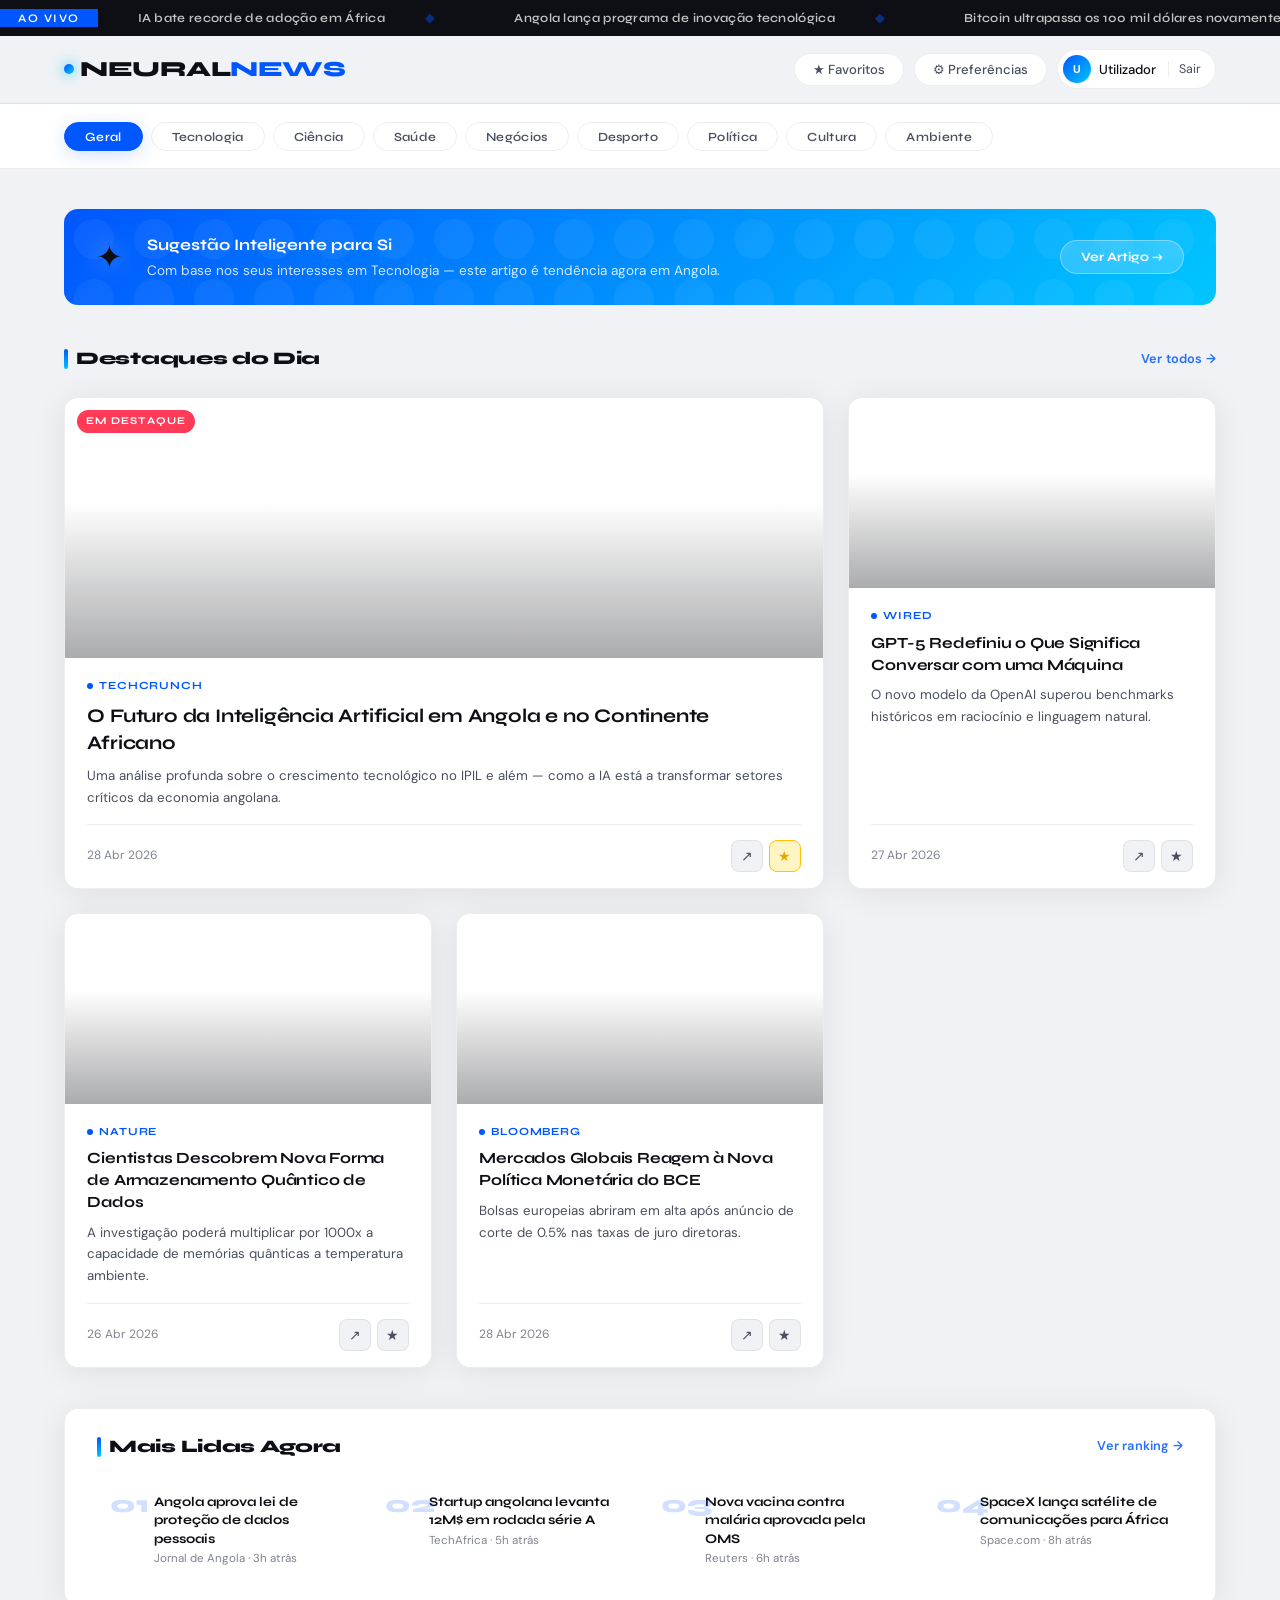
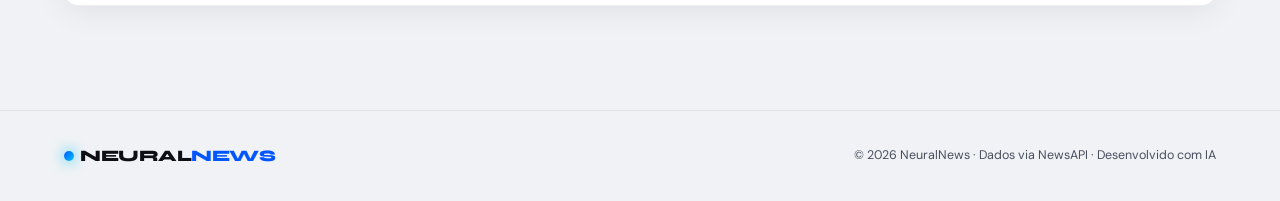
<file: frontend/home.html>
<!DOCTYPE html>
<html lang="pt">
<head>
  <meta charset="UTF-8" />
  <meta name="viewport" content="width=device-width, initial-scale=1.0"/>
  <title>NeuralNews — O Futuro das Notícias</title>
  <link rel="preconnect" href="https://fonts.googleapis.com">
  <link href="https://fonts.googleapis.com/css2?family=Syne:wght@400;600;700;800&family=DM+Sans:ital,wght@0,300;0,400;0,500;1,300&display=swap" rel="stylesheet">
  <style>
    /* ============================================
       TOKENS & RESET
    ============================================ */
    :root {
      --bg:        #f0f2f5;
      --surface:   #ffffff;
      --surface2:  #e8eaed;
      --ink:       #0d0f14;
      --ink-2:     #4a4f5e;
      --accent:    #0057ff;
      --accent-2:  #00c6ff;
      --accent-glow: rgba(0, 87, 255, 0.18);
      --red:       #ff3b57;
      --green:     #00d68f;
      --border:    rgba(0,0,0,0.07);
      --radius:    14px;
      --shadow:    0 4px 32px rgba(0,0,0,0.08);
      --shadow-hover: 0 12px 48px rgba(0,87,255,0.14);
      --font-display: 'Syne', sans-serif;
      --font-body:    'DM Sans', sans-serif;
    }

    *, *::before, *::after { box-sizing: border-box; margin: 0; padding: 0; }

    html { scroll-behavior: smooth; }

    body {
      background: var(--bg);
      color: var(--ink);
      font-family: var(--font-body);
      font-size: 15px;
      line-height: 1.6;
      min-height: 100vh;
      overflow-x: hidden;
    }

    /* ============================================
       HEADER
    ============================================ */
    header {
      position: sticky;
      top: 0;
      z-index: 200;
      background: rgba(240, 242, 245, 0.85);
      backdrop-filter: blur(20px);
      -webkit-backdrop-filter: blur(20px);
      border-bottom: 1px solid var(--border);
      padding: 0 5%;
      height: 68px;
      display: flex;
      align-items: center;
      justify-content: space-between;
      gap: 1rem;
    }

    .logo {
      font-family: var(--font-display);
      font-weight: 800;
      font-size: 1.35rem;
      letter-spacing: -0.5px;
      color: var(--ink);
      display: flex;
      align-items: center;
      gap: 6px;
    }

    .logo-dot {
      width: 10px; height: 10px;
      border-radius: 50%;
      background: linear-gradient(135deg, var(--accent), var(--accent-2));
      box-shadow: 0 0 14px var(--accent-2);
      animation: pulse 2.4s ease-in-out infinite;
    }

    @keyframes pulse {
      0%, 100% { transform: scale(1); opacity: 1; }
      50%       { transform: scale(1.4); opacity: 0.7; }
    }

    .logo-text span { color: var(--accent); }

    nav {
      display: flex;
      align-items: center;
      gap: 10px;
    }

    .btn-nav {
      background: var(--surface);
      border: 1px solid var(--border);
      color: var(--ink-2);
      padding: 7px 18px;
      border-radius: 100px;
      font-family: var(--font-body);
      font-size: 0.82rem;
      font-weight: 500;
      cursor: pointer;
      transition: all 0.2s;
    }

    .btn-nav:hover {
      background: var(--accent);
      color: #fff;
      border-color: var(--accent);
      box-shadow: 0 0 18px var(--accent-glow);
    }

    .user-chip {
      display: flex;
      align-items: center;
      gap: 8px;
      background: var(--surface);
      border: 1px solid var(--border);
      border-radius: 100px;
      padding: 5px 14px 5px 5px;
    }

    .user-avatar {
      width: 28px; height: 28px;
      border-radius: 50%;
      background: linear-gradient(135deg, var(--accent), var(--accent-2));
      display: flex; align-items: center; justify-content: center;
      font-size: 0.7rem;
      color: #fff;
      font-weight: 700;
    }

    .user-name {
      font-size: 0.82rem;
      font-weight: 500;
      color: var(--ink);
    }

    .btn-logout {
      background: none; border: none;
      color: var(--ink-2);
      font-size: 0.78rem;
      cursor: pointer;
      padding: 0 0 0 10px;
      border-left: 1px solid var(--border);
      margin-left: 4px;
      font-family: var(--font-body);
      transition: color 0.2s;
    }

    .btn-logout:hover { color: var(--red); }

    /* ============================================
       CATEGORY BAR
    ============================================ */
    .categories-bar {
      display: flex;
      gap: 8px;
      padding: 1.1rem 5%;
      overflow-x: auto;
      scrollbar-width: none;
      background: var(--surface);
      border-bottom: 1px solid var(--border);
    }

    .categories-bar::-webkit-scrollbar { display: none; }

    .cat-chip {
      background: transparent;
      border: 1.5px solid var(--border);
      color: var(--ink-2);
      padding: 6px 20px;
      border-radius: 100px;
      font-family: var(--font-display);
      font-size: 0.78rem;
      font-weight: 600;
      letter-spacing: 0.3px;
      cursor: pointer;
      transition: all 0.22s;
      white-space: nowrap;
    }

    .cat-chip:hover {
      border-color: var(--accent);
      color: var(--accent);
    }

    .cat-chip.active {
      background: var(--accent);
      border-color: var(--accent);
      color: #fff;
      box-shadow: 0 4px 18px var(--accent-glow);
    }

    /* ============================================
       MAIN LAYOUT
    ============================================ */
    .container {
      max-width: 1360px;
      margin: 0 auto;
      padding: 2.5rem 5%;
    }

    /* ============================================
       IA BANNER
    ============================================ */
    .ia-banner {
      background: linear-gradient(135deg, var(--accent) 0%, #0099ff 60%, var(--accent-2) 100%);
      border-radius: var(--radius);
      padding: 1.4rem 2rem;
      display: flex;
      align-items: center;
      gap: 1.5rem;
      margin-bottom: 2.5rem;
      position: relative;
      overflow: hidden;
      animation: fadeUp 0.5s ease both;
    }

    .ia-banner::before {
      content: '';
      position: absolute;
      inset: 0;
      background: url("data:image/svg+xml,%3Csvg width='60' height='60' viewBox='0 0 60 60' xmlns='http://www.w3.org/2000/svg'%3E%3Cg fill='none' fill-rule='evenodd'%3E%3Cg fill='%23ffffff' fill-opacity='0.05'%3E%3Ccircle cx='30' cy='30' r='20'/%3E%3C/g%3E%3C/g%3E%3C/svg%3E");
      pointer-events: none;
    }

    .ia-icon {
      font-size: 2rem;
      flex-shrink: 0;
      filter: drop-shadow(0 0 12px rgba(255,255,255,0.5));
    }

    .ia-text h2 {
      font-family: var(--font-display);
      font-size: 1rem;
      font-weight: 700;
      color: #fff;
      margin-bottom: 2px;
    }

    .ia-text p {
      font-size: 0.85rem;
      color: rgba(255,255,255,0.82);
    }

    .ia-btn {
      margin-left: auto;
      flex-shrink: 0;
      background: rgba(255,255,255,0.18);
      border: 1.5px solid rgba(255,255,255,0.35);
      color: #fff;
      padding: 8px 20px;
      border-radius: 100px;
      font-family: var(--font-display);
      font-size: 0.8rem;
      font-weight: 700;
      cursor: pointer;
      backdrop-filter: blur(10px);
      transition: all 0.2s;
    }

    .ia-btn:hover {
      background: rgba(255,255,255,0.32);
    }

    /* ============================================
       SECTION HEADER
    ============================================ */
    .section-header {
      display: flex;
      align-items: center;
      justify-content: space-between;
      margin-bottom: 1.5rem;
    }

    .section-title {
      font-family: var(--font-display);
      font-size: 1.1rem;
      font-weight: 800;
      letter-spacing: -0.3px;
      display: flex;
      align-items: center;
      gap: 8px;
    }

    .section-title::before {
      content: '';
      display: inline-block;
      width: 4px; height: 20px;
      border-radius: 4px;
      background: linear-gradient(180deg, var(--accent), var(--accent-2));
    }

    .see-all {
      font-size: 0.8rem;
      font-weight: 600;
      color: var(--accent);
      cursor: pointer;
      text-decoration: none;
      letter-spacing: 0.2px;
      opacity: 0.85;
      transition: opacity 0.2s;
    }

    .see-all:hover { opacity: 1; }

    /* ============================================
       NEWS GRID
    ============================================ */
    .news-grid {
      display: grid;
      grid-template-columns: repeat(3, 1fr);
      gap: 1.5rem;
    }

    /* Destaque maior no primeiro card */
    .news-card:first-child {
      grid-column: 1 / 3;
    }

    .news-card:first-child .card-img { height: 260px; }

    @media (max-width: 900px) {
      .news-grid { grid-template-columns: 1fr 1fr; }
      .news-card:first-child { grid-column: 1 / -1; }
    }

    @media (max-width: 560px) {
      .news-grid { grid-template-columns: 1fr; }
      .news-card:first-child { grid-column: auto; }
    }

    .news-card {
      background: var(--surface);
      border-radius: var(--radius);
      overflow: hidden;
      border: 1px solid var(--border);
      box-shadow: var(--shadow);
      transition: transform 0.28s ease, box-shadow 0.28s ease;
      display: flex;
      flex-direction: column;
      animation: fadeUp 0.5s ease both;
    }

    .news-card:nth-child(1) { animation-delay: 0.05s; }
    .news-card:nth-child(2) { animation-delay: 0.12s; }
    .news-card:nth-child(3) { animation-delay: 0.18s; }
    .news-card:nth-child(4) { animation-delay: 0.24s; }

    @keyframes fadeUp {
      from { opacity: 0; transform: translateY(20px); }
      to   { opacity: 1; transform: translateY(0); }
    }

    .news-card:hover {
      transform: translateY(-6px);
      box-shadow: var(--shadow-hover);
      border-color: rgba(0,87,255,0.2);
    }

    .card-img {
      height: 190px;
      background-size: cover;
      background-position: center;
      position: relative;
      overflow: hidden;
    }

    .card-img::after {
      content: '';
      position: absolute;
      inset: 0;
      background: linear-gradient(to top, rgba(13,15,20,0.35) 0%, transparent 60%);
    }

    .card-badge {
      position: absolute;
      top: 12px;
      left: 12px;
      background: var(--red);
      color: #fff;
      font-family: var(--font-display);
      font-size: 0.65rem;
      font-weight: 700;
      letter-spacing: 1px;
      padding: 3px 9px;
      border-radius: 100px;
      text-transform: uppercase;
      z-index: 2;
    }

    .card-content {
      padding: 1.2rem 1.4rem 1rem;
      flex: 1;
      display: flex;
      flex-direction: column;
    }

    .source-row {
      display: flex;
      align-items: center;
      gap: 6px;
      margin-bottom: 0.5rem;
    }

    .source-dot {
      width: 6px; height: 6px;
      border-radius: 50%;
      background: var(--accent);
      flex-shrink: 0;
    }

    .source-tag {
      font-family: var(--font-display);
      font-size: 0.68rem;
      font-weight: 700;
      letter-spacing: 0.8px;
      color: var(--accent);
      text-transform: uppercase;
    }

    .card-title {
      font-family: var(--font-display);
      font-size: 0.97rem;
      font-weight: 700;
      line-height: 1.4;
      color: var(--ink);
      margin-bottom: 0.5rem;
      letter-spacing: -0.2px;
    }

    .news-card:first-child .card-title {
      font-size: 1.2rem;
    }

    .card-excerpt {
      font-size: 0.83rem;
      color: var(--ink-2);
      line-height: 1.65;
      flex: 1;
    }

    .card-footer {
      display: flex;
      align-items: center;
      justify-content: space-between;
      margin-top: 1rem;
      padding-top: 0.9rem;
      border-top: 1px solid var(--border);
    }

    .date {
      font-size: 0.75rem;
      color: var(--ink-2);
      opacity: 0.7;
    }

    .card-actions {
      display: flex;
      gap: 6px;
    }

    .btn-icon {
      background: var(--bg);
      border: 1px solid var(--border);
      width: 32px; height: 32px;
      border-radius: 8px;
      display: flex; align-items: center; justify-content: center;
      cursor: pointer;
      font-size: 0.85rem;
      transition: all 0.2s;
      color: var(--ink-2);
    }

    .btn-icon:hover {
      background: var(--accent);
      border-color: var(--accent);
      color: #fff;
      box-shadow: 0 4px 14px var(--accent-glow);
    }

    .btn-icon.active {
      background: #fff5c2;
      border-color: #ffc107;
      color: #e6a800;
    }

    /* ============================================
       TRENDING SIDEBAR STRIP
    ============================================ */
    .trending-strip {
      margin-top: 2.5rem;
      background: var(--surface);
      border: 1px solid var(--border);
      border-radius: var(--radius);
      padding: 1.5rem 2rem;
      box-shadow: var(--shadow);
    }

    .trending-list {
      display: grid;
      grid-template-columns: repeat(auto-fill, minmax(220px, 1fr));
      gap: 1rem;
      margin-top: 1.2rem;
    }

    .trending-item {
      display: flex;
      align-items: flex-start;
      gap: 1rem;
      padding: 0.8rem;
      border-radius: 10px;
      cursor: pointer;
      transition: background 0.2s;
    }

    .trending-item:hover { background: var(--bg); }

    .trending-num {
      font-family: var(--font-display);
      font-size: 1.5rem;
      font-weight: 800;
      color: var(--accent);
      opacity: 0.18;
      line-height: 1;
      flex-shrink: 0;
      width: 28px;
    }

    .trending-text {
      font-family: var(--font-display);
      font-size: 0.82rem;
      font-weight: 700;
      line-height: 1.4;
      color: var(--ink);
    }

    .trending-src {
      font-size: 0.72rem;
      color: var(--ink-2);
      opacity: 0.7;
      margin-top: 2px;
    }

    /* ============================================
       LIVE TICKER
    ============================================ */
    .ticker-bar {
      background: var(--ink);
      color: #fff;
      font-size: 0.78rem;
      font-family: var(--font-display);
      font-weight: 600;
      padding: 8px 0;
      overflow: hidden;
      display: flex;
      align-items: center;
      gap: 0;
    }

    .ticker-label {
      background: var(--accent);
      padding: 0 18px;
      height: 100%;
      display: flex;
      align-items: center;
      font-size: 0.72rem;
      letter-spacing: 1.5px;
      flex-shrink: 0;
    }

    .ticker-track {
      display: flex;
      gap: 0;
      animation: ticker 28s linear infinite;
      white-space: nowrap;
    }

    .ticker-item {
      padding: 0 2.5rem;
      opacity: 0.75;
      letter-spacing: 0.3px;
    }

    .ticker-item::after {
      content: '◆';
      margin-left: 2.5rem;
      color: var(--accent);
      opacity: 0.6;
    }

    @keyframes ticker {
      from { transform: translateX(0); }
      to   { transform: translateX(-50%); }
    }

    /* ============================================
       FOOTER
    ============================================ */
    footer {
      margin-top: 4rem;
      padding: 2rem 5%;
      border-top: 1px solid var(--border);
      display: flex;
      align-items: center;
      justify-content: space-between;
      font-size: 0.78rem;
      color: var(--ink-2);
    }

    footer .logo { font-size: 1rem; }
  </style>
</head>
<body>

  <!-- TICKER -->
  <div class="ticker-bar">
    <div class="ticker-label">AO VIVO</div>
    <div style="overflow:hidden; flex:1; display:flex;">
      <div class="ticker-track">
        <span class="ticker-item">IA bate recorde de adoção em África</span>
        <span class="ticker-item">Angola lança programa de inovação tecnológica</span>
        <span class="ticker-item">Bitcoin ultrapassa os 100 mil dólares novamente</span>
        <span class="ticker-item">Meta anuncia novo modelo de linguagem open-source</span>
        <span class="ticker-item">OMS alerta para nova variante respiratória</span>
        <span class="ticker-item">IA bate recorde de adoção em África</span>
        <span class="ticker-item">Angola lança programa de inovação tecnológica</span>
        <span class="ticker-item">Bitcoin ultrapassa os 100 mil dólares novamente</span>
        <span class="ticker-item">Meta anuncia novo modelo de linguagem open-source</span>
        <span class="ticker-item">OMS alerta para nova variante respiratória</span>
      </div>
    </div>
  </div>

  <!-- HEADER -->
  <header>
    <div class="logo">
      <div class="logo-dot"></div>
      <div class="logo-text">NEURAL<span>NEWS</span></div>
    </div>
    <nav>
      <button class="btn-nav">★ Favoritos</button>
      <button class="btn-nav">⚙ Preferências</button>
      <div class="user-chip">
        <div class="user-avatar">U</div>
        <span class="user-name">Utilizador</span>
        <button class="btn-logout">Sair</button>
      </div>
    </nav>
  </header>

  <!-- CATEGORIES -->
  <div class="categories-bar">
    <button class="cat-chip active">Geral</button>
    <button class="cat-chip">Tecnologia</button>
    <button class="cat-chip">Ciência</button>
    <button class="cat-chip">Saúde</button>
    <button class="cat-chip">Negócios</button>
    <button class="cat-chip">Desporto</button>
    <button class="cat-chip">Política</button>
    <button class="cat-chip">Cultura</button>
    <button class="cat-chip">Ambiente</button>
  </div>

  <!-- MAIN -->
  <main class="container">

    <!-- IA BANNER -->
    <div class="ia-banner">
      <div class="ia-icon">✦</div>
      <div class="ia-text">
        <h2>Sugestão Inteligente para Si</h2>
        <p>Com base nos seus interesses em Tecnologia — este artigo é tendência agora em Angola.</p>
      </div>
      <button class="ia-btn">Ver Artigo →</button>
    </div>

    <!-- DESTAQUES -->
    <div class="section-header">
      <div class="section-title">Destaques do Dia</div>
      <a class="see-all" href="#">Ver todos →</a>
    </div>

    <div class="news-grid">

      <!-- Card Destaque Principal -->
      <article class="news-card">
        <div class="card-img" style="background-image: url('https://images.unsplash.com/photo-1677756119517-756a188d2d94?w=800&q=80');">
          <div class="card-badge">Em Destaque</div>
        </div>
        <div class="card-content">
          <div class="source-row">
            <div class="source-dot"></div>
            <span class="source-tag">TechCrunch</span>
          </div>
          <h3 class="card-title">O Futuro da Inteligência Artificial em Angola e no Continente Africano</h3>
          <p class="card-excerpt">Uma análise profunda sobre o crescimento tecnológico no IPIL e além — como a IA está a transformar setores críticos da economia angolana.</p>
          <div class="card-footer">
            <span class="date">28 Abr 2026</span>
            <div class="card-actions">
              <button class="btn-icon">↗</button>
              <button class="btn-icon active">★</button>
            </div>
          </div>
        </div>
      </article>

      <!-- Card 2 -->
      <article class="news-card">
        <div class="card-img" style="background-image: url('https://images.unsplash.com/photo-1620712943543-bcc4688e7485?w=600&q=80');"></div>
        <div class="card-content">
          <div class="source-row">
            <div class="source-dot"></div>
            <span class="source-tag">Wired</span>
          </div>
          <h3 class="card-title">GPT-5 Redefiniu o Que Significa Conversar com uma Máquina</h3>
          <p class="card-excerpt">O novo modelo da OpenAI superou benchmarks históricos em raciocínio e linguagem natural.</p>
          <div class="card-footer">
            <span class="date">27 Abr 2026</span>
            <div class="card-actions">
              <button class="btn-icon">↗</button>
              <button class="btn-icon">★</button>
            </div>
          </div>
        </div>
      </article>

      <!-- Card 3 -->
      <article class="news-card">
        <div class="card-img" style="background-image: url('https://images.unsplash.com/photo-1532094349884-543559241fad?w=600&q=80');"></div>
        <div class="card-content">
          <div class="source-row">
            <div class="source-dot"></div>
            <span class="source-tag">Nature</span>
          </div>
          <h3 class="card-title">Cientistas Descobrem Nova Forma de Armazenamento Quântico de Dados</h3>
          <p class="card-excerpt">A investigação poderá multiplicar por 1000x a capacidade de memórias quânticas a temperatura ambiente.</p>
          <div class="card-footer">
            <span class="date">26 Abr 2026</span>
            <div class="card-actions">
              <button class="btn-icon">↗</button>
              <button class="btn-icon">★</button>
            </div>
          </div>
        </div>
      </article>

      <!-- Card 4 -->
      <article class="news-card">
        <div class="card-img" style="background-image: url('https://images.unsplash.com/photo-1611974789855-9c2a0a7236a3?w=600&q=80');"></div>
        <div class="card-content">
          <div class="source-row">
            <div class="source-dot"></div>
            <span class="source-tag">Bloomberg</span>
          </div>
          <h3 class="card-title">Mercados Globais Reagem à Nova Política Monetária do BCE</h3>
          <p class="card-excerpt">Bolsas europeias abriram em alta após anúncio de corte de 0.5% nas taxas de juro diretoras.</p>
          <div class="card-footer">
            <span class="date">28 Abr 2026</span>
            <div class="card-actions">
              <button class="btn-icon">↗</button>
              <button class="btn-icon">★</button>
            </div>
          </div>
        </div>
      </article>

    </div>

    <!-- TRENDING -->
    <div class="trending-strip">
      <div class="section-header" style="margin-bottom:0">
        <div class="section-title">Mais Lidas Agora</div>
        <a class="see-all" href="#">Ver ranking →</a>
      </div>
      <div class="trending-list">
        <div class="trending-item">
          <div class="trending-num">01</div>
          <div>
            <div class="trending-text">Angola aprova lei de proteção de dados pessoais</div>
            <div class="trending-src">Jornal de Angola · 3h atrás</div>
          </div>
        </div>
        <div class="trending-item">
          <div class="trending-num">02</div>
          <div>
            <div class="trending-text">Startup angolana levanta 12M$ em rodada série A</div>
            <div class="trending-src">TechAfrica · 5h atrás</div>
          </div>
        </div>
        <div class="trending-item">
          <div class="trending-num">03</div>
          <div>
            <div class="trending-text">Nova vacina contra malária aprovada pela OMS</div>
            <div class="trending-src">Reuters · 6h atrás</div>
          </div>
        </div>
        <div class="trending-item">
          <div class="trending-num">04</div>
          <div>
            <div class="trending-text">SpaceX lança satélite de comunicações para África</div>
            <div class="trending-src">Space.com · 8h atrás</div>
          </div>
        </div>
      </div>
    </div>

  </main>

  <!-- FOOTER -->
  <footer>
    <div class="logo">
      <div class="logo-dot"></div>
      <div class="logo-text">NEURAL<span>NEWS</span></div>
    </div>
    <span>© 2026 NeuralNews · Dados via NewsAPI · Desenvolvido com IA</span>
  </footer>

  <script>
    // Category chip toggle
    document.querySelectorAll('.cat-chip').forEach(btn => {
      btn.addEventListener('click', () => {
        document.querySelectorAll('.cat-chip').forEach(b => b.classList.remove('active'));
        btn.classList.add('active');
      });
    });

    // Favorite toggle
    document.querySelectorAll('.btn-icon').forEach(btn => {
      if (btn.textContent.trim() === '★') {
        btn.addEventListener('click', () => btn.classList.toggle('active'));
      }
    });
  </script>

</body>
</html>
</file>
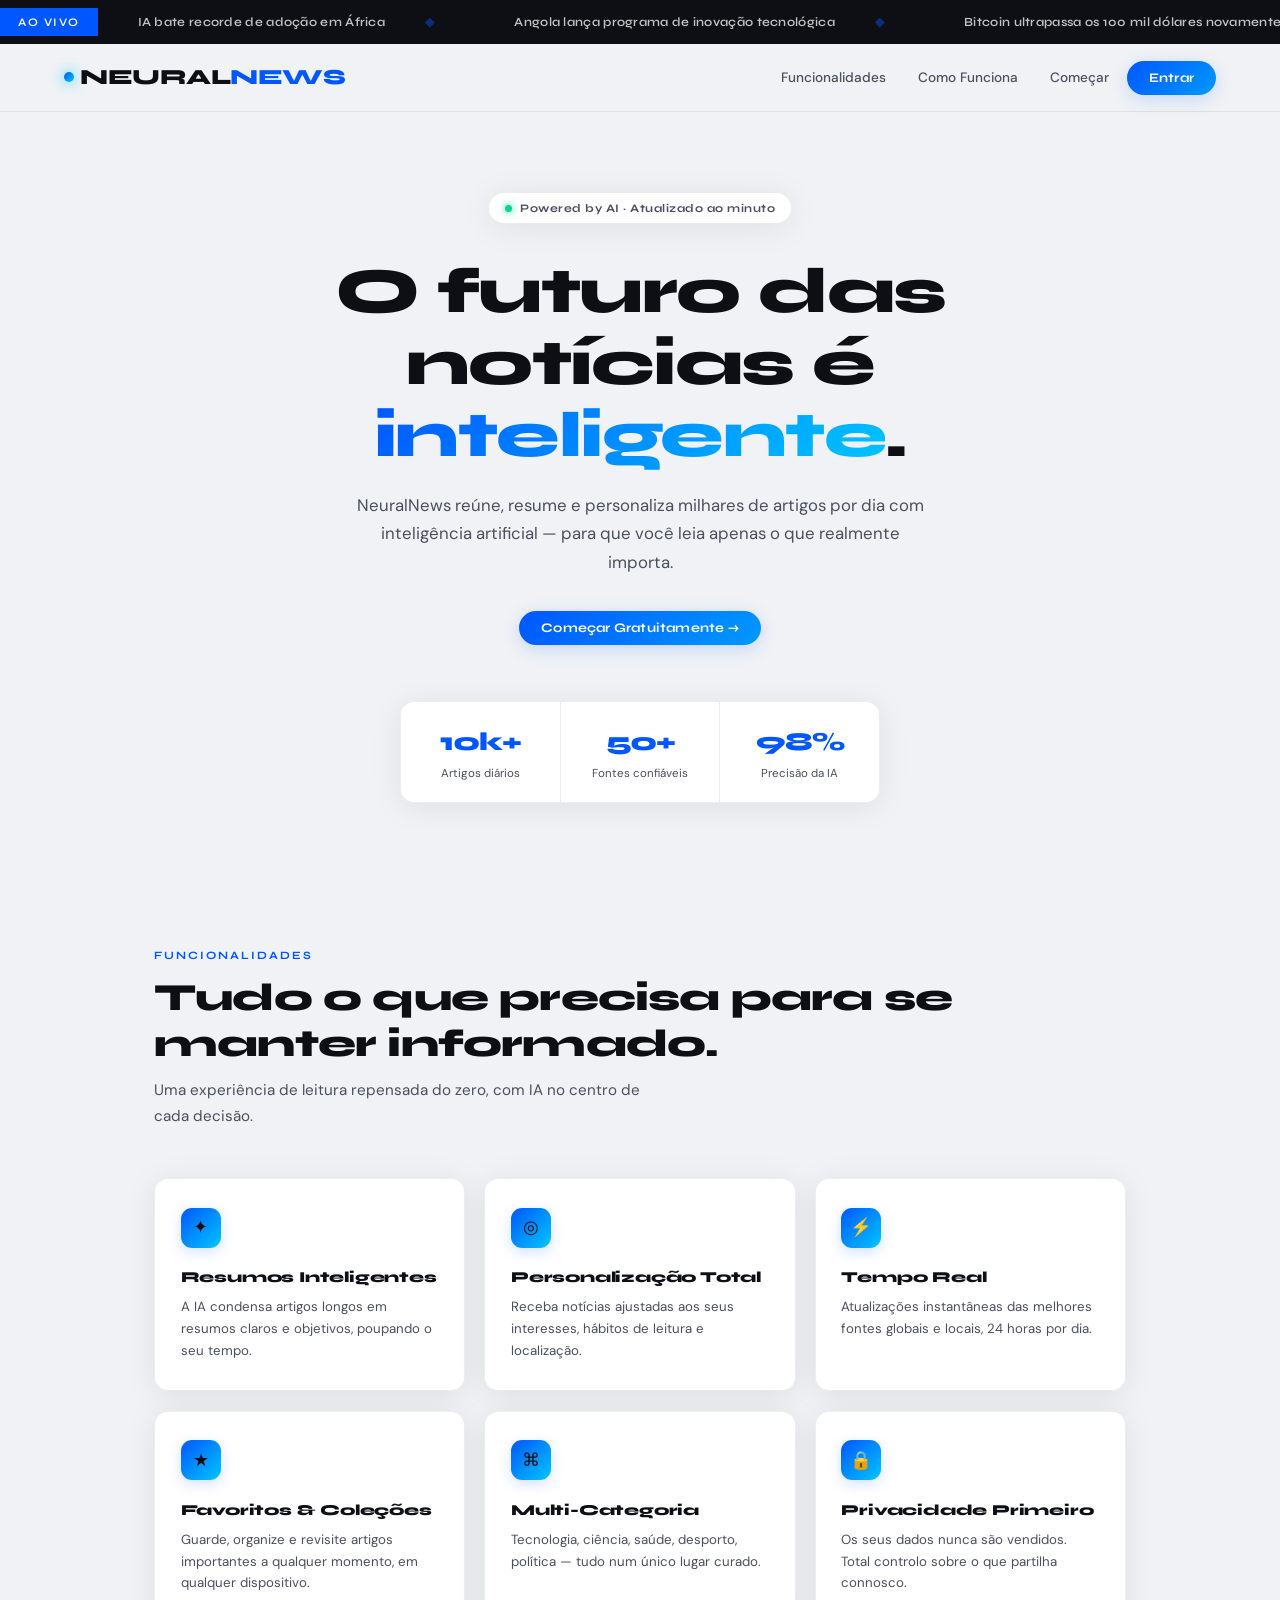
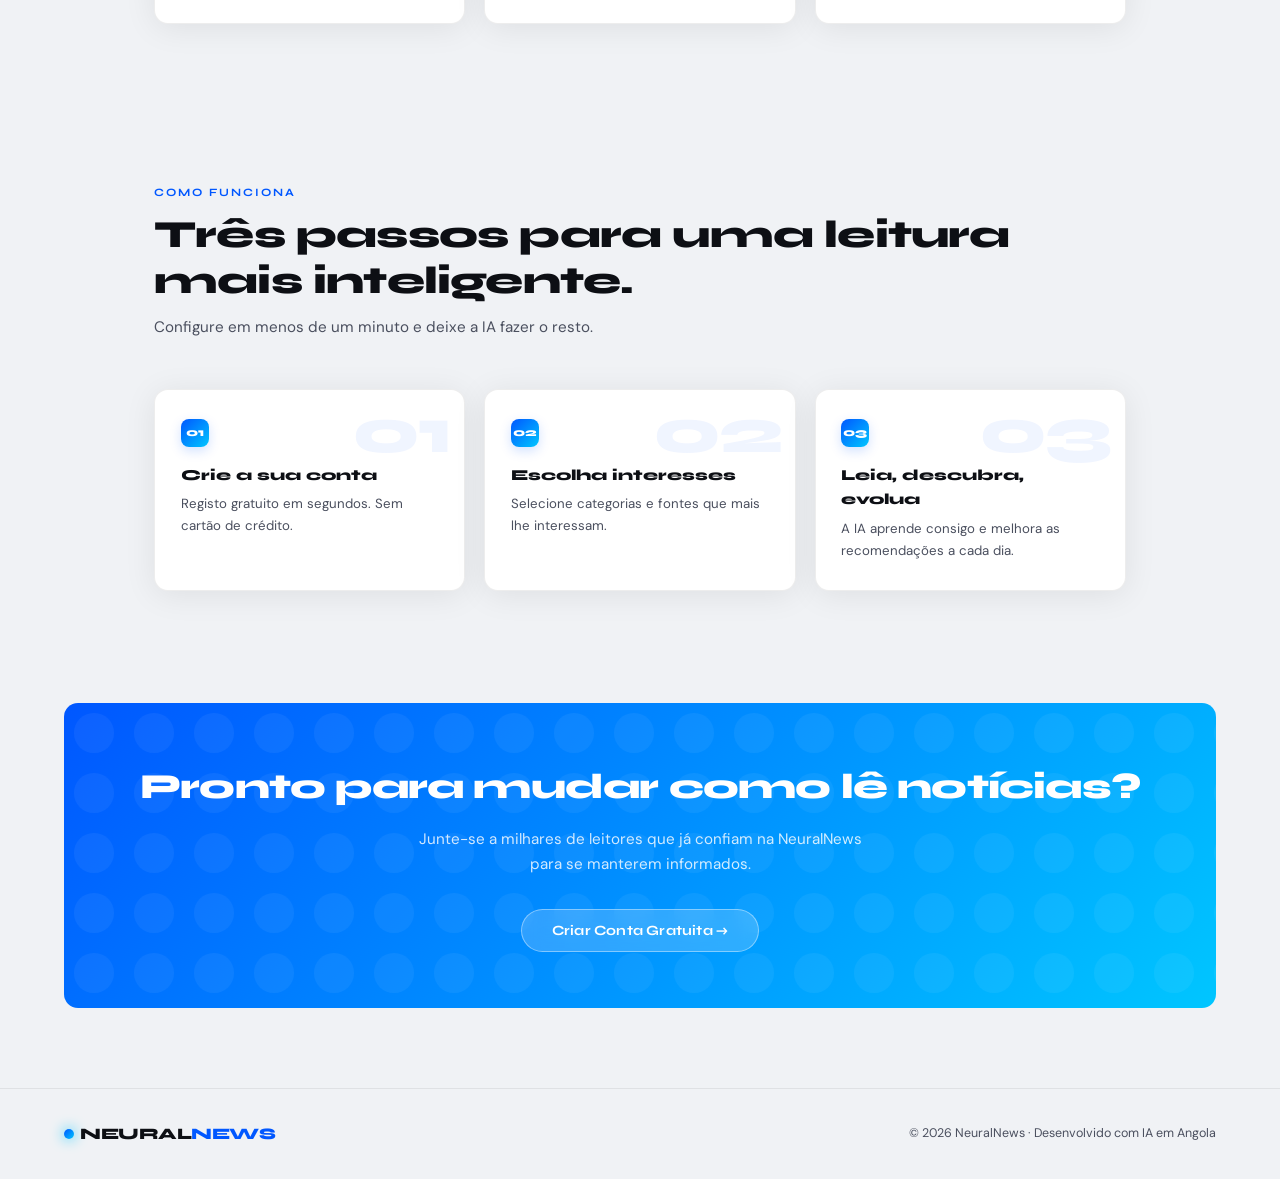
<file: frontend/templates/home.html>
<!DOCTYPE html>
<html lang="pt">
<head>
  <meta charset="UTF-8" />
  <meta name="viewport" content="width=device-width, initial-scale=1.0"/>
  <title>NeuralNews — O Futuro das Notícias</title>
  <link rel="preconnect" href="https://fonts.googleapis.com">
  <link href="https://fonts.googleapis.com/css2?family=Syne:wght@400;600;700;800&family=DM+Sans:ital,wght@0,300;0,400;0,500;1,300&display=swap" rel="stylesheet">
  <style>
    :root {
      --bg:        #f0f2f5;
      --surface:   #ffffff;
      --surface2:  #e8eaed;
      --ink:       #0d0f14;
      --ink-2:     #4a4f5e;
      --accent:    #0057ff;
      --accent-2:  #00c6ff;
      --accent-glow: rgba(0, 87, 255, 0.18);
      --red:       #ff3b57;
      --green:     #00d68f;
      --border:    rgba(0,0,0,0.07);
      --radius:    14px;
      --shadow:    0 4px 32px rgba(0,0,0,0.08);
      --shadow-hover: 0 12px 48px rgba(0,87,255,0.14);
      --font-display: 'Syne', sans-serif;
      --font-body:    'DM Sans', sans-serif;
    }

    *, *::before, *::after { box-sizing: border-box; margin: 0; padding: 0; }
    html { scroll-behavior: smooth; }

    body {
      background: var(--bg);
      color: var(--ink);
      font-family: var(--font-body);
      font-size: 15px;
      line-height: 1.6;
      min-height: 100vh;
      overflow-x: hidden;
    }

    /* TICKER */
    .ticker-bar {
      background: var(--ink);
      color: #fff;
      font-size: 0.78rem;
      font-family: var(--font-display);
      font-weight: 600;
      padding: 8px 0;
      overflow: hidden;
      display: flex;
      align-items: center;
    }
    .ticker-label {
      background: var(--accent);
      padding: 0 18px;
      min-height: 28px;
      display: flex;
      align-items: center;
      font-size: 0.72rem;
      letter-spacing: 1.5px;
      flex-shrink: 0;
    }
    .ticker-track {
      display: flex;
      animation: ticker 28s linear infinite;
      white-space: nowrap;
    }
    .ticker-item {
      padding: 0 2.5rem;
      opacity: 0.75;
      letter-spacing: 0.3px;
    }
    .ticker-item::after {
      content: '◆';
      margin-left: 2.5rem;
      color: var(--accent);
      opacity: 0.6;
    }
    @keyframes ticker {
      from { transform: translateX(0); }
      to   { transform: translateX(-50%); }
    }

    /* NAV */
    .landing-nav {
      position: sticky;
      top: 0;
      z-index: 200;
      background: rgba(240, 242, 245, 0.85);
      backdrop-filter: blur(20px);
      -webkit-backdrop-filter: blur(20px);
      border-bottom: 1px solid var(--border);
      padding: 0 5%;
      height: 68px;
      display: flex;
      align-items: center;
      justify-content: space-between;
      gap: 1rem;
    }

    .logo {
      font-family: var(--font-display);
      font-weight: 800;
      font-size: 1.35rem;
      letter-spacing: -0.5px;
      color: var(--ink);
      display: flex;
      align-items: center;
      gap: 6px;
    }
    .logo-dot {
      width: 10px; height: 10px;
      border-radius: 50%;
      background: linear-gradient(135deg, var(--accent), var(--accent-2));
      box-shadow: 0 0 14px var(--accent-2);
      animation: pulse 2.4s ease-in-out infinite;
    }
    @keyframes pulse {
      0%, 100% { transform: scale(1); opacity: 1; }
      50%       { transform: scale(1.4); opacity: 0.7; }
    }
    .logo-text span { color: var(--accent); }

    .nav-links {
      display: flex;
      align-items: center;
      gap: 4px;
    }
    .nav-links a {
      color: var(--ink-2);
      text-decoration: none;
      font-size: 0.85rem;
      font-weight: 500;
      padding: 7px 14px;
      border-radius: 100px;
      transition: all 0.2s;
    }
    .nav-links a:hover {
      color: var(--ink);
      background: var(--surface);
    }

    .btn-primary {
      background: linear-gradient(135deg, var(--accent) 0%, #0099ff 100%);
      border: none;
      color: #fff;
      padding: 9px 22px;
      border-radius: 100px;
      font-family: var(--font-display);
      font-size: 0.82rem;
      font-weight: 700;
      cursor: pointer;
      box-shadow: 0 4px 18px var(--accent-glow);
      transition: all 0.25s;
      letter-spacing: 0.2px;
    }
    .btn-primary:hover {
      transform: translateY(-2px);
      box-shadow: 0 8px 28px rgba(0,87,255,0.3);
    }

    /* HERO */
    .hero {
      max-width: 860px;
      margin: 0 auto;
      padding: 5rem 5% 4rem;
      text-align: center;
      animation: fadeUp 0.6s ease both;
    }
    @keyframes fadeUp {
      from { opacity: 0; transform: translateY(24px); }
      to   { opacity: 1; transform: translateY(0); }
    }

    .hero-badge {
      display: inline-flex;
      align-items: center;
      gap: 8px;
      background: var(--surface);
      border: 1px solid var(--border);
      border-radius: 100px;
      padding: 6px 16px;
      font-family: var(--font-display);
      font-size: 0.72rem;
      font-weight: 700;
      letter-spacing: 0.5px;
      color: var(--ink-2);
      margin-bottom: 2rem;
      box-shadow: var(--shadow);
    }
    .pulse-dot {
      width: 7px; height: 7px;
      border-radius: 50%;
      background: var(--green);
      box-shadow: 0 0 8px var(--green);
      display: inline-block;
      animation: pulse 2s ease-in-out infinite;
    }

    .hero h1 {
      font-family: var(--font-display);
      font-size: clamp(2.4rem, 6vw, 4rem);
      font-weight: 800;
      line-height: 1.12;
      letter-spacing: -1.5px;
      color: var(--ink);
      margin-bottom: 1.2rem;
    }
    .hero h1 .gradient {
      background: linear-gradient(135deg, var(--accent), var(--accent-2));
      -webkit-background-clip: text;
      -webkit-text-fill-color: transparent;
      background-clip: text;
    }

    .hero > p {
      font-size: 1.05rem;
      color: var(--ink-2);
      max-width: 580px;
      margin: 0 auto 2.2rem;
      line-height: 1.7;
    }

    .hero-cta { margin-bottom: 3.5rem; }

    .hero-stats {
      display: flex;
      justify-content: center;
      background: var(--surface);
      border: 1px solid var(--border);
      border-radius: var(--radius);
      box-shadow: var(--shadow);
      overflow: hidden;
      max-width: 480px;
      margin: 0 auto;
    }
    .hero-stats > div {
      flex: 1;
      padding: 1.2rem 1rem;
      border-right: 1px solid var(--border);
      text-align: center;
    }
    .hero-stats > div:last-child { border-right: none; }
    .stat-num {
      font-family: var(--font-display);
      font-size: 1.6rem;
      font-weight: 800;
      color: var(--accent);
      letter-spacing: -1px;
    }
    .stat-label {
      font-size: 0.72rem;
      color: var(--ink-2);
      margin-top: 2px;
    }

    /* SECTIONS */
    .section {
      max-width: 1100px;
      margin: 0 auto;
      padding: 5rem 5%;
    }
    .section-eyebrow {
      font-family: var(--font-display);
      font-size: 0.7rem;
      font-weight: 700;
      letter-spacing: 2px;
      color: var(--accent);
      text-transform: uppercase;
      margin-bottom: 0.6rem;
    }
    .section h2 {
      font-family: var(--font-display);
      font-size: clamp(1.6rem, 4vw, 2.4rem);
      font-weight: 800;
      letter-spacing: -0.8px;
      color: var(--ink);
      line-height: 1.2;
      margin-bottom: 0.7rem;
    }
    .lead {
      font-size: 0.95rem;
      color: var(--ink-2);
      max-width: 500px;
      margin-bottom: 3rem;
      line-height: 1.7;
    }

    /* FEATURES GRID */
    .features-grid {
      display: grid;
      grid-template-columns: repeat(3, 1fr);
      gap: 1.2rem;
    }
    @media (max-width: 860px) { .features-grid { grid-template-columns: repeat(2, 1fr); } }
    @media (max-width: 540px) { .features-grid { grid-template-columns: 1fr; } }

    .feature-card {
      background: var(--surface);
      border: 1px solid var(--border);
      border-radius: var(--radius);
      padding: 1.8rem 1.6rem;
      box-shadow: var(--shadow);
      transition: transform 0.28s ease, box-shadow 0.28s ease, border-color 0.28s ease;
      animation: fadeUp 0.5s ease both;
    }
    .feature-card:nth-child(1) { animation-delay: 0.05s; }
    .feature-card:nth-child(2) { animation-delay: 0.10s; }
    .feature-card:nth-child(3) { animation-delay: 0.15s; }
    .feature-card:nth-child(4) { animation-delay: 0.20s; }
    .feature-card:nth-child(5) { animation-delay: 0.25s; }
    .feature-card:nth-child(6) { animation-delay: 0.30s; }
    .feature-card:hover {
      transform: translateY(-6px);
      box-shadow: var(--shadow-hover);
      border-color: rgba(0,87,255,0.2);
    }
    .feature-icon {
      width: 40px; height: 40px;
      border-radius: 11px;
      background: linear-gradient(135deg, var(--accent), var(--accent-2));
      display: flex; align-items: center; justify-content: center;
      font-size: 1.1rem;
      margin-bottom: 1.1rem;
      box-shadow: 0 4px 14px var(--accent-glow);
    }
    .feature-card h3 {
      font-family: var(--font-display);
      font-size: 0.95rem;
      font-weight: 800;
      color: var(--ink);
      margin-bottom: 0.4rem;
      letter-spacing: -0.2px;
    }
    .feature-card p {
      font-size: 0.83rem;
      color: var(--ink-2);
      line-height: 1.65;
    }

    /* STEPS */
    .steps {
      display: grid;
      grid-template-columns: repeat(3, 1fr);
      gap: 1.2rem;
    }
    @media (max-width: 680px) { .steps { grid-template-columns: 1fr; } }

    .step {
      background: var(--surface);
      border: 1px solid var(--border);
      border-radius: var(--radius);
      padding: 1.8rem 1.6rem;
      box-shadow: var(--shadow);
      position: relative;
      overflow: hidden;
      transition: transform 0.28s ease, box-shadow 0.28s ease;
      animation: fadeUp 0.5s ease both;
    }
    .step:nth-child(1) { animation-delay: 0.05s; }
    .step:nth-child(2) { animation-delay: 0.12s; }
    .step:nth-child(3) { animation-delay: 0.19s; }
    .step:hover {
      transform: translateY(-4px);
      box-shadow: var(--shadow-hover);
    }
    .step-num-bg {
      font-family: var(--font-display);
      font-size: 4rem;
      font-weight: 800;
      color: var(--accent);
      opacity: 0.06;
      line-height: 1;
      position: absolute;
      top: 10px; right: 14px;
      letter-spacing: -2px;
      pointer-events: none;
    }
    .step-badge {
      display: inline-flex;
      align-items: center;
      justify-content: center;
      width: 28px; height: 28px;
      border-radius: 8px;
      background: linear-gradient(135deg, var(--accent), var(--accent-2));
      color: #fff;
      font-family: var(--font-display);
      font-size: 0.72rem;
      font-weight: 800;
      margin-bottom: 1rem;
      box-shadow: 0 4px 12px var(--accent-glow);
    }
    .step h4 {
      font-family: var(--font-display);
      font-size: 0.95rem;
      font-weight: 800;
      color: var(--ink);
      margin-bottom: 0.4rem;
    }
    .step p {
      font-size: 0.83rem;
      color: var(--ink-2);
      line-height: 1.65;
    }

    /* CTA SECTION */
    .cta-section {
      margin: 2rem 5% 5rem;
      background: linear-gradient(135deg, var(--accent) 0%, #0099ff 60%, var(--accent-2) 100%);
      border-radius: var(--radius);
      padding: 3.5rem 2.5rem;
      text-align: center;
      position: relative;
      overflow: hidden;
    }
    .cta-section::before {
      content: '';
      position: absolute;
      inset: 0;
      background: url("data:image/svg+xml,%3Csvg width='60' height='60' viewBox='0 0 60 60' xmlns='http://www.w3.org/2000/svg'%3E%3Cg fill='none'%3E%3Ccircle cx='30' cy='30' r='20' fill='white' fill-opacity='0.05'/%3E%3C/g%3E%3C/svg%3E");
      pointer-events: none;
    }
    .cta-section h2 {
      font-family: var(--font-display);
      font-size: clamp(1.5rem, 4vw, 2.2rem);
      font-weight: 800;
      color: #fff;
      letter-spacing: -0.8px;
      margin-bottom: 0.7rem;
    }
    .cta-section p {
      font-size: 0.95rem;
      color: rgba(255,255,255,0.82);
      margin-bottom: 2rem;
      max-width: 460px;
      margin-left: auto;
      margin-right: auto;
      line-height: 1.65;
    }
    .btn-cta {
      background: rgba(255,255,255,0.18);
      border: 1.5px solid rgba(255,255,255,0.4);
      color: #fff;
      padding: 12px 30px;
      border-radius: 100px;
      font-family: var(--font-display);
      font-size: 0.88rem;
      font-weight: 700;
      cursor: pointer;
      backdrop-filter: blur(10px);
      transition: all 0.25s;
      letter-spacing: 0.2px;
    }
    .btn-cta:hover {
      background: rgba(255,255,255,0.32);
      transform: translateY(-2px);
    }

    /* FOOTER */
    footer {
      padding: 2rem 5%;
      border-top: 1px solid var(--border);
      display: flex;
      align-items: center;
      justify-content: space-between;
      font-size: 0.78rem;
      color: var(--ink-2);
    }
    footer .logo { font-size: 1rem; }

    @media (max-width: 600px) {
      .nav-links a { display: none; }
    }
  </style>
</head>
<body>

  <!-- TICKER -->
  <div class="ticker-bar">
    <div class="ticker-label">AO VIVO</div>
    <div style="overflow:hidden; flex:1; display:flex;">
      <div class="ticker-track">
        <span class="ticker-item">IA bate recorde de adoção em África</span>
        <span class="ticker-item">Angola lança programa de inovação tecnológica</span>
        <span class="ticker-item">Bitcoin ultrapassa os 100 mil dólares novamente</span>
        <span class="ticker-item">Meta anuncia novo modelo de linguagem open-source</span>
        <span class="ticker-item">OMS alerta para nova variante respiratória</span>
        <span class="ticker-item">IA bate recorde de adoção em África</span>
        <span class="ticker-item">Angola lança programa de inovação tecnológica</span>
        <span class="ticker-item">Bitcoin ultrapassa os 100 mil dólares novamente</span>
        <span class="ticker-item">Meta anuncia novo modelo de linguagem open-source</span>
        <span class="ticker-item">OMS alerta para nova variante respiratória</span>
      </div>
    </div>
  </div>

  <!-- NAV -->
  <nav class="landing-nav">
    <div class="logo">
      <div class="logo-dot"></div>
      <div class="logo-text">NEURAL<span>NEWS</span></div>
    </div>
    <div class="nav-links">
      <a href="#features">Funcionalidades</a>
      <a href="#how">Como Funciona</a>
      <a href="#cta">Começar</a>
      <button class="btn-primary" onclick="window.location.href='/login'">Entrar</button>
    </div>
  </nav>

  <!-- HERO -->
  <section class="hero">
    <div class="hero-badge">
      <span class="pulse-dot"></span>
      Powered by AI · Atualizado ao minuto
    </div>
    <h1>O futuro das notícias é <span class="gradient">inteligente</span>.</h1>
    <p>NeuralNews reúne, resume e personaliza milhares de artigos por dia com inteligência artificial — para que você leia apenas o que realmente importa.</p>
    <div class="hero-cta">
      <button class="btn-primary" onclick="window.location.href='/register'">Começar Gratuitamente →</button>
    </div>
    <div class="hero-stats">
      <div>
        <div class="stat-num">10k+</div>
        <div class="stat-label">Artigos diários</div>
      </div>
      <div>
        <div class="stat-num">50+</div>
        <div class="stat-label">Fontes confiáveis</div>
      </div>
      <div>
        <div class="stat-num">98%</div>
        <div class="stat-label">Precisão da IA</div>
      </div>
    </div>
  </section>

  <!-- FEATURES -->
  <section class="section" id="features">
    <div class="section-eyebrow">Funcionalidades</div>
    <h2>Tudo o que precisa para se manter informado.</h2>
    <p class="lead">Uma experiência de leitura repensada do zero, com IA no centro de cada decisão.</p>
    <div class="features-grid">
      <div class="feature-card">
        <div class="feature-icon">✦</div>
        <h3>Resumos Inteligentes</h3>
        <p>A IA condensa artigos longos em resumos claros e objetivos, poupando o seu tempo.</p>
      </div>
      <div class="feature-card">
        <div class="feature-icon">◎</div>
        <h3>Personalização Total</h3>
        <p>Receba notícias ajustadas aos seus interesses, hábitos de leitura e localização.</p>
      </div>
      <div class="feature-card">
        <div class="feature-icon">⚡</div>
        <h3>Tempo Real</h3>
        <p>Atualizações instantâneas das melhores fontes globais e locais, 24 horas por dia.</p>
      </div>
      <div class="feature-card">
        <div class="feature-icon">★</div>
        <h3>Favoritos & Coleções</h3>
        <p>Guarde, organize e revisite artigos importantes a qualquer momento, em qualquer dispositivo.</p>
      </div>
      <div class="feature-card">
        <div class="feature-icon">⌘</div>
        <h3>Multi-Categoria</h3>
        <p>Tecnologia, ciência, saúde, desporto, política — tudo num único lugar curado.</p>
      </div>
      <div class="feature-card">
        <div class="feature-icon">🔒</div>
        <h3>Privacidade Primeiro</h3>
        <p>Os seus dados nunca são vendidos. Total controlo sobre o que partilha connosco.</p>
      </div>
    </div>
  </section>

  <!-- HOW IT WORKS -->
  <section class="section" id="how">
    <div class="section-eyebrow">Como Funciona</div>
    <h2>Três passos para uma leitura mais inteligente.</h2>
    <p class="lead">Configure em menos de um minuto e deixe a IA fazer o resto.</p>
    <div class="steps">
      <div class="step">
        <div class="step-num-bg">01</div>
        <div class="step-badge">01</div>
        <h4>Crie a sua conta</h4>
        <p>Registo gratuito em segundos. Sem cartão de crédito.</p>
      </div>
      <div class="step">
        <div class="step-num-bg">02</div>
        <div class="step-badge">02</div>
        <h4>Escolha interesses</h4>
        <p>Selecione categorias e fontes que mais lhe interessam.</p>
      </div>
      <div class="step">
        <div class="step-num-bg">03</div>
        <div class="step-badge">03</div>
        <h4>Leia, descubra, evolua</h4>
        <p>A IA aprende consigo e melhora as recomendações a cada dia.</p>
      </div>
    </div>
  </section>

  <!-- CTA -->
  <section class="cta-section" id="cta">
    <h2>Pronto para mudar como lê notícias?</h2>
    <p>Junte-se a milhares de leitores que já confiam na NeuralNews para se manterem informados.</p>
    <button class="btn-cta" onclick="window.location.href='/register'">Criar Conta Gratuita →</button>
  </section>

  <!-- FOOTER -->
  <footer>
    <div class="logo">
      <div class="logo-dot"></div>
      <div class="logo-text">NEURAL<span>NEWS</span></div>
    </div>
    <span>© 2026 NeuralNews · Desenvolvido com IA em Angola</span>
  </footer>

  <script>
    document.querySelectorAll('.landing-nav a[href^="#"]').forEach(link => {
      link.addEventListener('click', e => {
        e.preventDefault();
        const target = document.querySelector(link.getAttribute('href'));
        if (target) target.scrollIntoView({ behavior: 'smooth' });
      });
    });
  </script>

</body>
</html>
</file>
